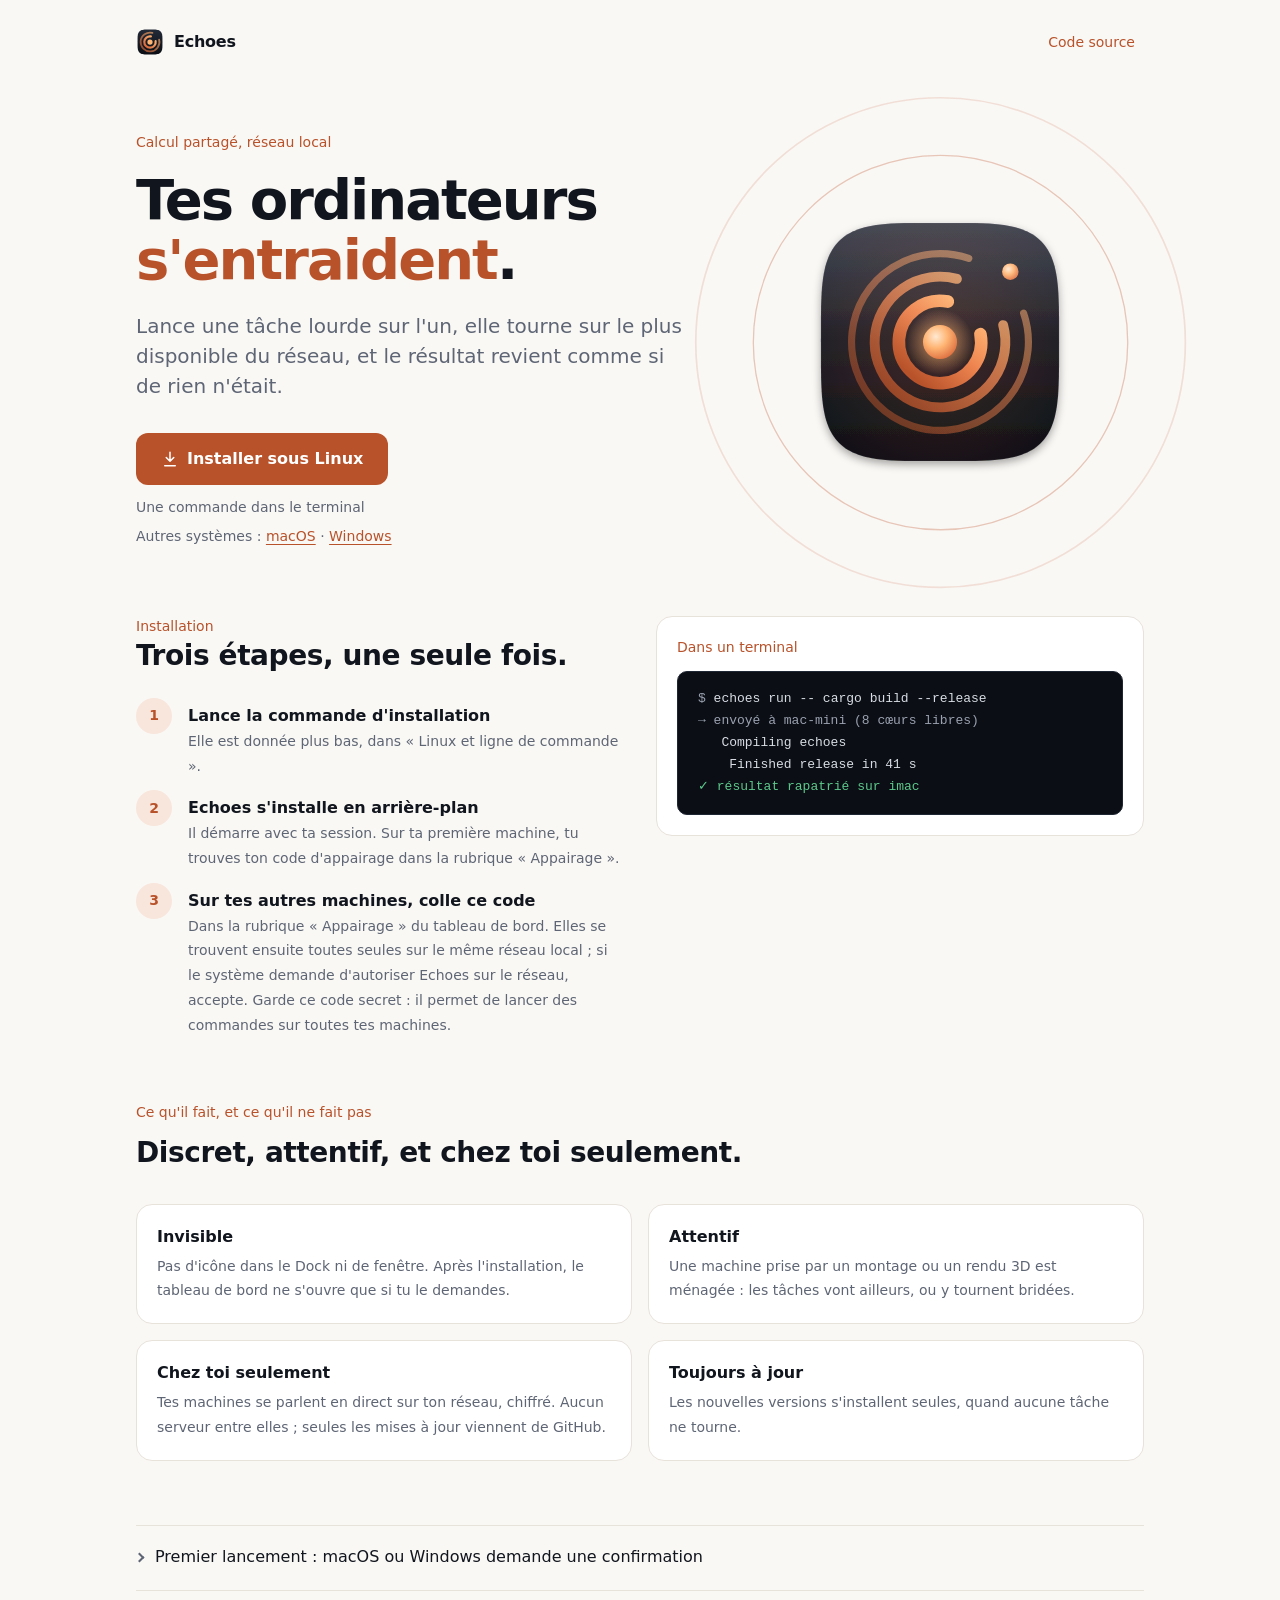
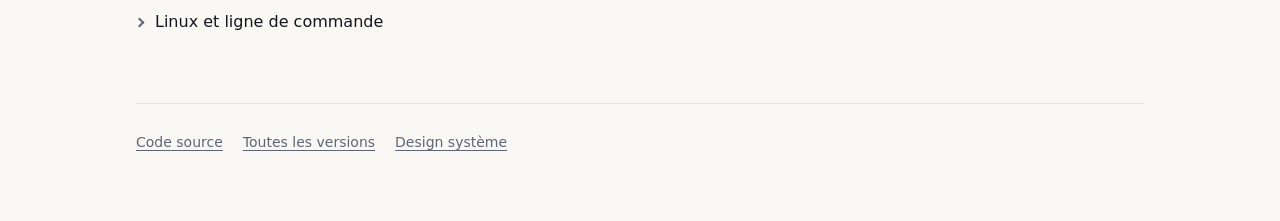
<file: docs/index.html>
<!doctype html>
<html lang="fr">
<head>
<meta charset="utf-8">
<meta name="viewport" content="width=device-width, initial-scale=1">
<title>Echoes</title>
<meta name="description" content="Tes ordinateurs s'entraident : une tâche lourde lancée sur l'un tourne sur le plus disponible.">
<link rel="icon" href="assets/favicon.svg" type="image/svg+xml">
<link rel="apple-touch-icon" href="assets/apple-touch-icon.png">
<meta name="theme-color" content="#FAF8F5" media="(prefers-color-scheme: light)">
<meta name="theme-color" content="#0B0E14" media="(prefers-color-scheme: dark)">
<meta property="og:image" content="assets/echoes-icone-512.png">
<link rel="stylesheet" href="assets/echoes.css">
<style>
/* Mise en page propre à cette page ; tout le reste vient du design système (assets/echoes.css). */
.top { max-width: 1040px; margin: 0 auto; padding: var(--space-5) var(--space-4); display: flex; justify-content: space-between; align-items: center; }
.top a.e-btn--quiet { font-size: var(--text-sm); font-weight: 500; }
main { max-width: 1040px; margin: 0 auto; padding: 0 var(--space-4) var(--space-16); }
.hero { display: grid; grid-template-columns: 1.15fr .85fr; gap: var(--space-12); align-items: center; padding: var(--space-12) 0 var(--space-16); }
.hero .e-eyebrow { margin-bottom: var(--space-4); }
.hero .e-lead { margin: var(--space-5) 0 var(--space-8); max-width: 32em; }
.icon-stage { aspect-ratio: 1; max-width: 380px; width: 100%; justify-self: center; }
.icon-stage img { width: 78%; height: auto; position: relative; z-index: 1; }
.meta { color: var(--text-muted); font-size: var(--text-sm); margin: var(--space-3) 0 0; }
.others { font-size: var(--text-sm); color: var(--text-muted); margin: var(--space-1) 0 0; }
.others span + span::before { content: " · "; }
.section { padding-top: var(--space-16); }
.section > .e-eyebrow { margin-bottom: var(--space-3); }
.section > .e-title { margin-bottom: var(--space-8); max-width: 22em; }
.split { display: grid; grid-template-columns: 1fr 1fr; gap: var(--space-8); align-items: start; }
.facts { display: grid; grid-template-columns: repeat(2, 1fr); gap: var(--space-4); }
.facts .e-card b { font-weight: 600; display: flex; align-items: center; gap: var(--space-2); margin-bottom: var(--space-1); }
.facts .e-card span { color: var(--text-muted); font-size: 15px; }
.more { margin-top: var(--space-16); }
footer { margin-top: var(--space-12); padding-top: var(--space-6); border-top: 1px solid var(--line); color: var(--text-muted); font-size: var(--text-sm); display: flex; gap: var(--space-5); flex-wrap: wrap; }
footer a { color: var(--text-muted); }
/* Page de téléchargement : terminal lisible, liens du pied de page assez hauts pour le doigt. */
.e-terminal .p, .e-terminal .c { color: var(--ink-300); }
.e-code, .e-step span, .facts .e-card span, .e-disclosure p, .e-disclosure li { font-size: var(--text-sm); }
.others a, footer a { display: inline-block; padding: var(--space-1); margin: 0 calc(var(--space-1) * -1); }
@media (max-width: 820px) {
  .hero { grid-template-columns: 1fr; gap: var(--space-8); padding-top: var(--space-6); }
  .icon-stage { max-width: 168px; order: -1; justify-self: start; }
  .split, .facts { grid-template-columns: 1fr; }
}
</style>
</head>
<body>
<nav class="top">
  <a class="e-brand" href="./"><img src="assets/favicon.svg" alt="">Echoes</a>
  <a class="e-btn e-btn--quiet" href="https://github.com/arthurreeb2-tech/Echoes">Code source</a>
</nav>
<main>
  <section class="hero">
    <div>
      <p class="e-eyebrow">Calcul partagé, réseau local</p>
      <h1 class="e-display">Tes ordinateurs <span class="e-accent-text">s'entraident</span>.</h1>
      <p class="e-lead">Lance une tâche lourde sur l'un, elle tourne sur le plus disponible du réseau, et le résultat revient comme si de rien n'était.</p>
      <a class="e-btn e-btn--primary e-btn--lg" id="cta" href="https://github.com/arthurreeb2-tech/Echoes/releases/latest">
        <svg viewBox="0 0 24 24" fill="none" stroke="currentColor" stroke-width="2" stroke-linecap="round" stroke-linejoin="round" aria-hidden="true"><path d="M12 3v12m0 0-5-5m5 5 5-5M5 21h14"/></svg>
        <span id="cta-label">Télécharger Echoes</span>
      </a>
      <p class="meta" id="meta">macOS 11 ou plus récent (Intel et Apple Silicon) · Windows 10 ou 11</p>
      <p class="others" id="others">
        Autres systèmes :
        <span data-os="mac"><a href="https://github.com/arthurreeb2-tech/Echoes/releases/latest/download/Echoes-macOS.dmg">macOS</a></span>
        <span data-os="win"><a href="https://github.com/arthurreeb2-tech/Echoes/releases/latest/download/Echoes-Setup-Windows.exe">Windows</a></span>
        <span data-os="linux"><a href="#linux">Linux</a></span>
      </p>
    </div>
    <div class="icon-stage e-ripple"><img src="assets/echoes-icone.svg" alt="Icône Echoes : un point d'où partent des ondes cuivrées vers une autre machine" width="380" height="380"></div>
  </section>

  <section class="split">
    <div>
      <p class="e-eyebrow">Installation</p>
      <h2 class="e-title" style="margin-bottom: var(--space-6)">Trois étapes, une seule fois.</h2>
      <ol class="e-steps">
        <li class="e-step"><div><b id="step1">Ouvre le fichier téléchargé</b><span id="step1-s">Sur Mac, glisse Echoes dans le dossier Applications, puis lance-le.</span></div></li>
        <li class="e-step"><div><b id="step2">Le tableau de bord s'ouvre une première fois</b><span id="step2-s">Echoes s'installe en arrière-plan et démarre avec ta session. Sur ta première machine, tu trouves ton code d'appairage dans la rubrique « Appairage ».</span></div></li>
        <li class="e-step"><div><b>Sur tes autres machines, colle ce code</b><span>Dans la rubrique « Appairage » du tableau de bord. Elles se trouvent ensuite toutes seules sur le même réseau local ; si le système demande d'autoriser Echoes sur le réseau, accepte. Garde ce code secret : il permet de lancer des commandes sur toutes tes machines.</span></div></li>
      </ol>
    </div>
    <div class="e-card e-card--glow">
      <p class="e-eyebrow" style="margin-bottom: var(--space-3)">Dans un terminal</p>
      <pre class="e-terminal" style="margin:0"><span class="p">$ </span>echoes run -- cargo build --release
<span class="c">→ envoyé à mac-mini (8 cœurs libres)</span>
   Compiling echoes
    Finished release in 41 s
<span class="ok">✓ résultat rapatrié sur imac</span></pre>
    </div>
  </section>

  <section class="section">
    <p class="e-eyebrow">Ce qu'il fait, et ce qu'il ne fait pas</p>
    <h2 class="e-title">Discret, attentif, et chez toi seulement.</h2>
    <div class="facts">
      <div class="e-card"><b>Invisible</b><span>Pas d'icône dans le Dock ni de fenêtre. Après l'installation, le tableau de bord ne s'ouvre que si tu le demandes.</span></div>
      <div class="e-card"><b>Attentif</b><span>Une machine prise par un montage ou un rendu 3D est ménagée : les tâches vont ailleurs, ou y tournent bridées.</span></div>
      <div class="e-card"><b>Chez toi seulement</b><span>Tes machines se parlent en direct sur ton réseau, chiffré. Aucun serveur entre elles ; seules les mises à jour viennent de GitHub.</span></div>
      <div class="e-card"><b>Toujours à jour</b><span>Les nouvelles versions s'installent seules, quand aucune tâche ne tourne.</span></div>
    </div>
  </section>

  <div class="more">
    <details class="e-disclosure">
      <summary>Premier lancement : macOS ou Windows demande une confirmation</summary>
      <p>Echoes n'est pas encore signé par Apple ni par Microsoft, alors le système demande une confirmation la première fois :</p>
      <ul>
        <li><b>macOS</b> : si Echoes refuse de s'ouvrir, va dans Réglages Système &gt; Confidentialité et sécurité, puis « Ouvrir quand même ». Si macOS le dit « endommagé », ouvre le Terminal et lance <code class="e-code">xattr -dr com.apple.quarantine /Applications/Echoes.app</code>.</li>
        <li><b>Windows</b> : sur « Windows a protégé votre ordinateur », clique « Informations complémentaires », puis « Exécuter quand même ».</li>
      </ul>
    </details>
    <details class="e-disclosure" id="linux">
      <summary>Linux et ligne de commande</summary>
      <p>Dans un terminal :</p>
      <p><code class="e-code">curl -fsSL https://raw.githubusercontent.com/arthurreeb2-tech/Echoes/main/install.sh | sh</code></p>
      <p>Sur les machines suivantes, ajoute le code : <code class="e-code">… | sh -s -- &lt;code&gt;</code></p>
    </details>
  </div>

  <footer><a href="https://github.com/arthurreeb2-tech/Echoes">Code source</a><a href="https://github.com/arthurreeb2-tech/Echoes/releases">Toutes les versions</a><a href="design-system.html">Design système</a></footer>
</main>
<script>
// Un seul bouton : celui du système de la personne qui visite.
const base = "https://github.com/arthurreeb2-tech/Echoes/releases/latest/download/";
const ua = navigator.userAgent, plat = (navigator.userAgentData && navigator.userAgentData.platform) || navigator.platform || "";
// Un iPad récent se présente comme un Mac : on le reconnaît à son écran tactile.
const mobile = /iPhone|iPad|Android/i.test(ua) || (/Mac/i.test(plat) && navigator.maxTouchPoints > 1);
let os = null;
if (/Mac/i.test(plat) || /Macintosh/i.test(ua)) os = "mac";
else if (/Win/i.test(plat) || /Windows/i.test(ua)) os = "win";
else if (/Linux/i.test(plat)) os = "linux";
if (os) { const own = document.querySelector(`.others [data-os="${os}"]`); if (own) own.remove(); }
const cta = document.getElementById("cta"), label = document.getElementById("cta-label");
if (mobile) {
  label.textContent = "Ouvre cette page sur un ordinateur";
  cta.removeAttribute("href"); cta.setAttribute("aria-disabled", "true"); cta.style.opacity = ".6";
} else if (os === "mac") {
  cta.href = base + "Echoes-macOS.dmg"; label.textContent = "Télécharger pour macOS";
  document.getElementById("meta").textContent = "macOS 11 ou plus récent · Intel et Apple Silicon";
} else if (os === "win") {
  cta.href = base + "Echoes-Setup-Windows.exe"; label.textContent = "Télécharger pour Windows";
  document.getElementById("meta").textContent = "Windows 10 ou 11 · 64 bits";
  document.getElementById("step1").textContent = "Lance le fichier téléchargé";
  document.getElementById("step1-s").textContent = "Un double-clic suffit : pas d'assistant à suivre.";
} else if (os === "linux") {
  cta.href = "#linux"; label.textContent = "Installer sous Linux";
  document.getElementById("meta").textContent = "Une commande dans le terminal";
  document.getElementById("step1").textContent = "Lance la commande d'installation";
  document.getElementById("step1-s").textContent = "Elle est donnée plus bas, dans « Linux et ligne de commande ».";
  document.getElementById("step2").textContent = "Echoes s'installe en arrière-plan";
  const s2 = document.getElementById("step2-s"); s2.textContent = s2.textContent.replace("Echoes s'installe en arrière-plan et démarre", "Il démarre");
}
// Un lien vers « #linux » déplie la rubrique.
function openTarget() { const t = document.getElementById(location.hash.slice(1)); if (t && t.tagName === "DETAILS") t.open = true; }
addEventListener("hashchange", openTarget); openTarget();
</script>
</body>
</html>
</file>
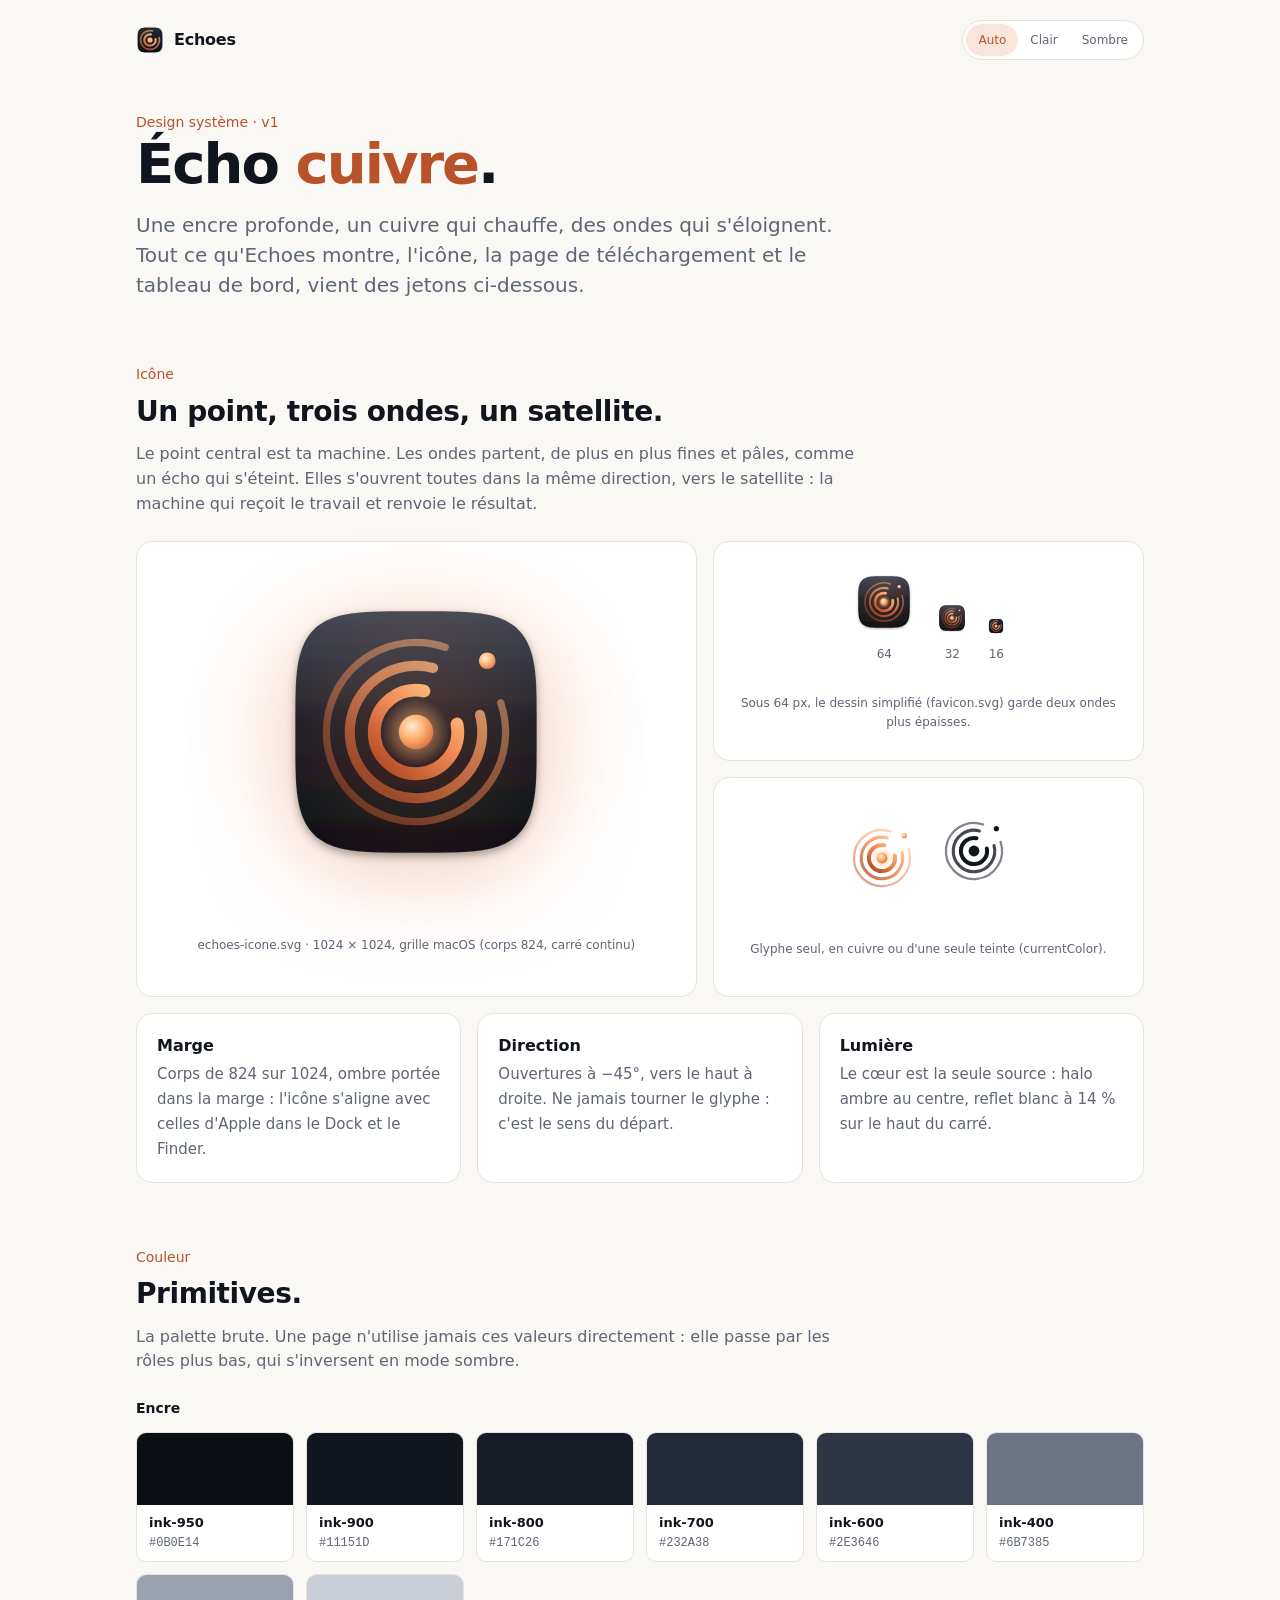
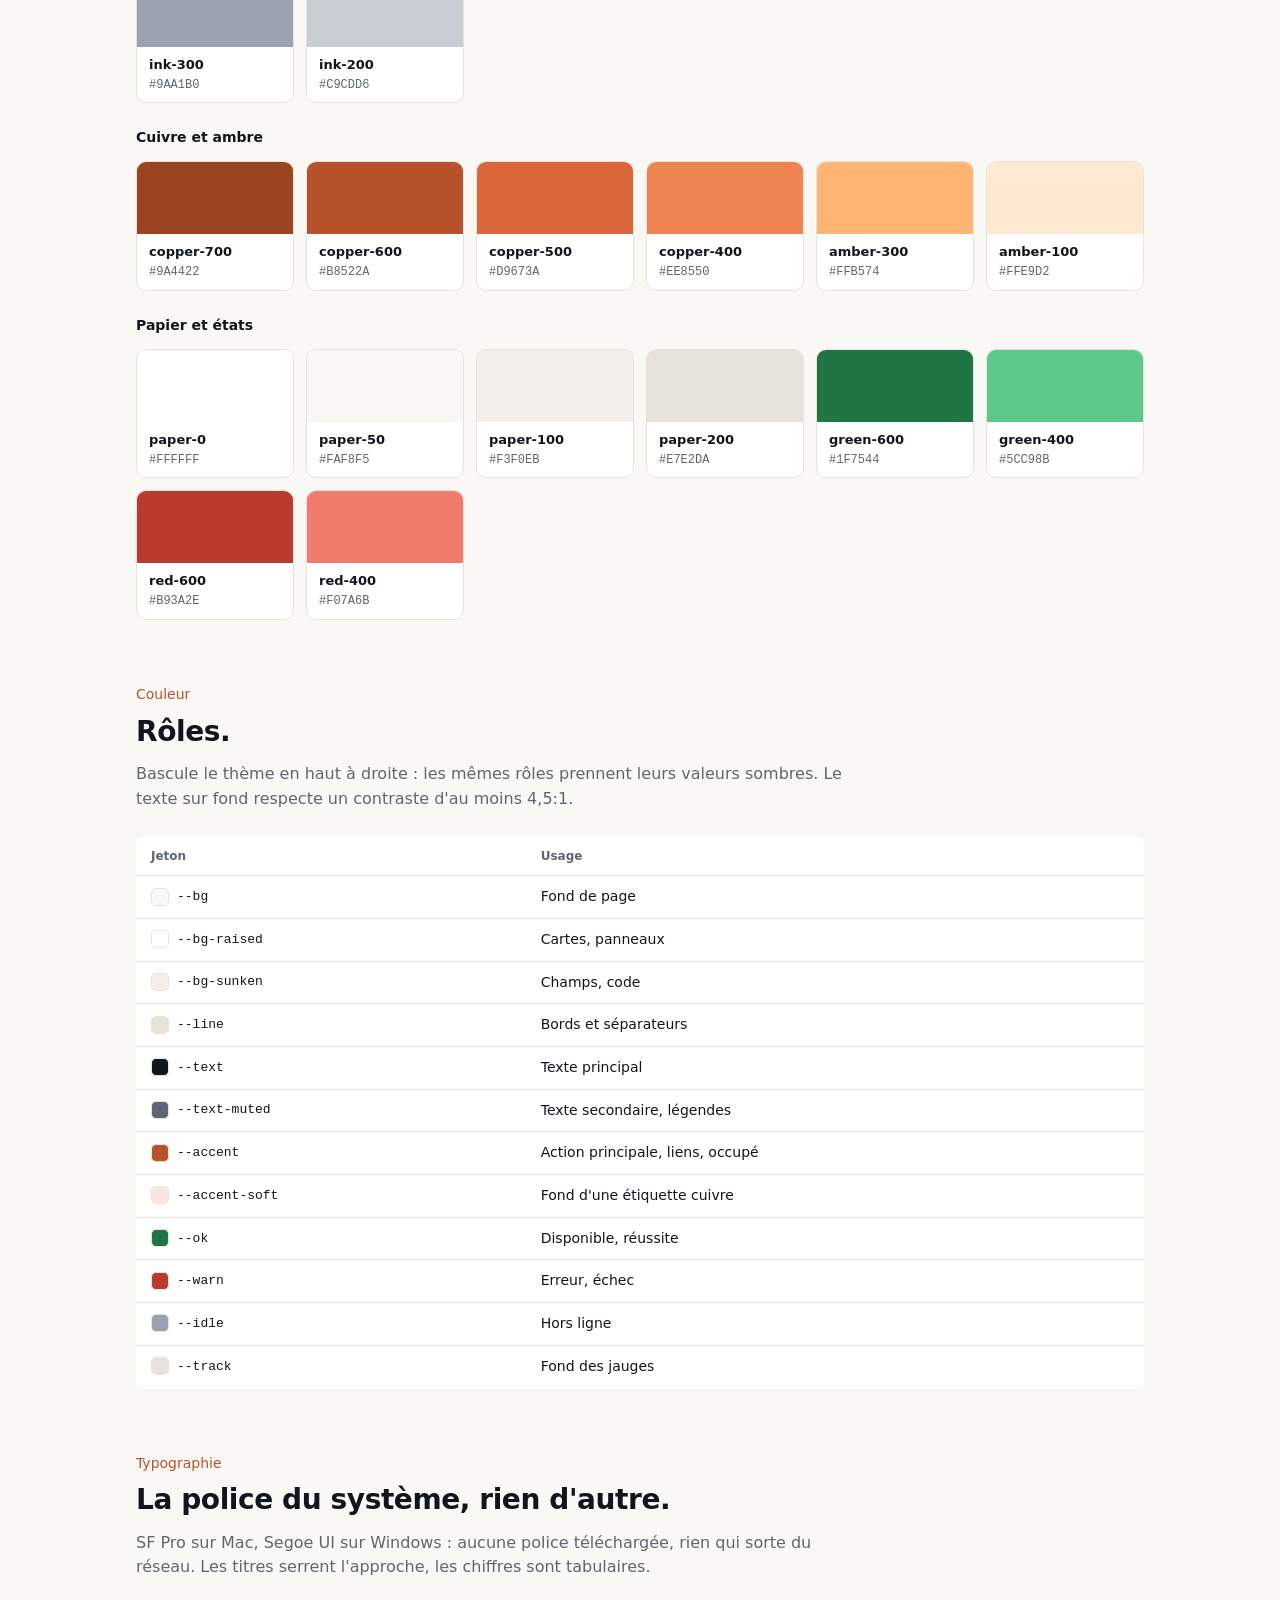
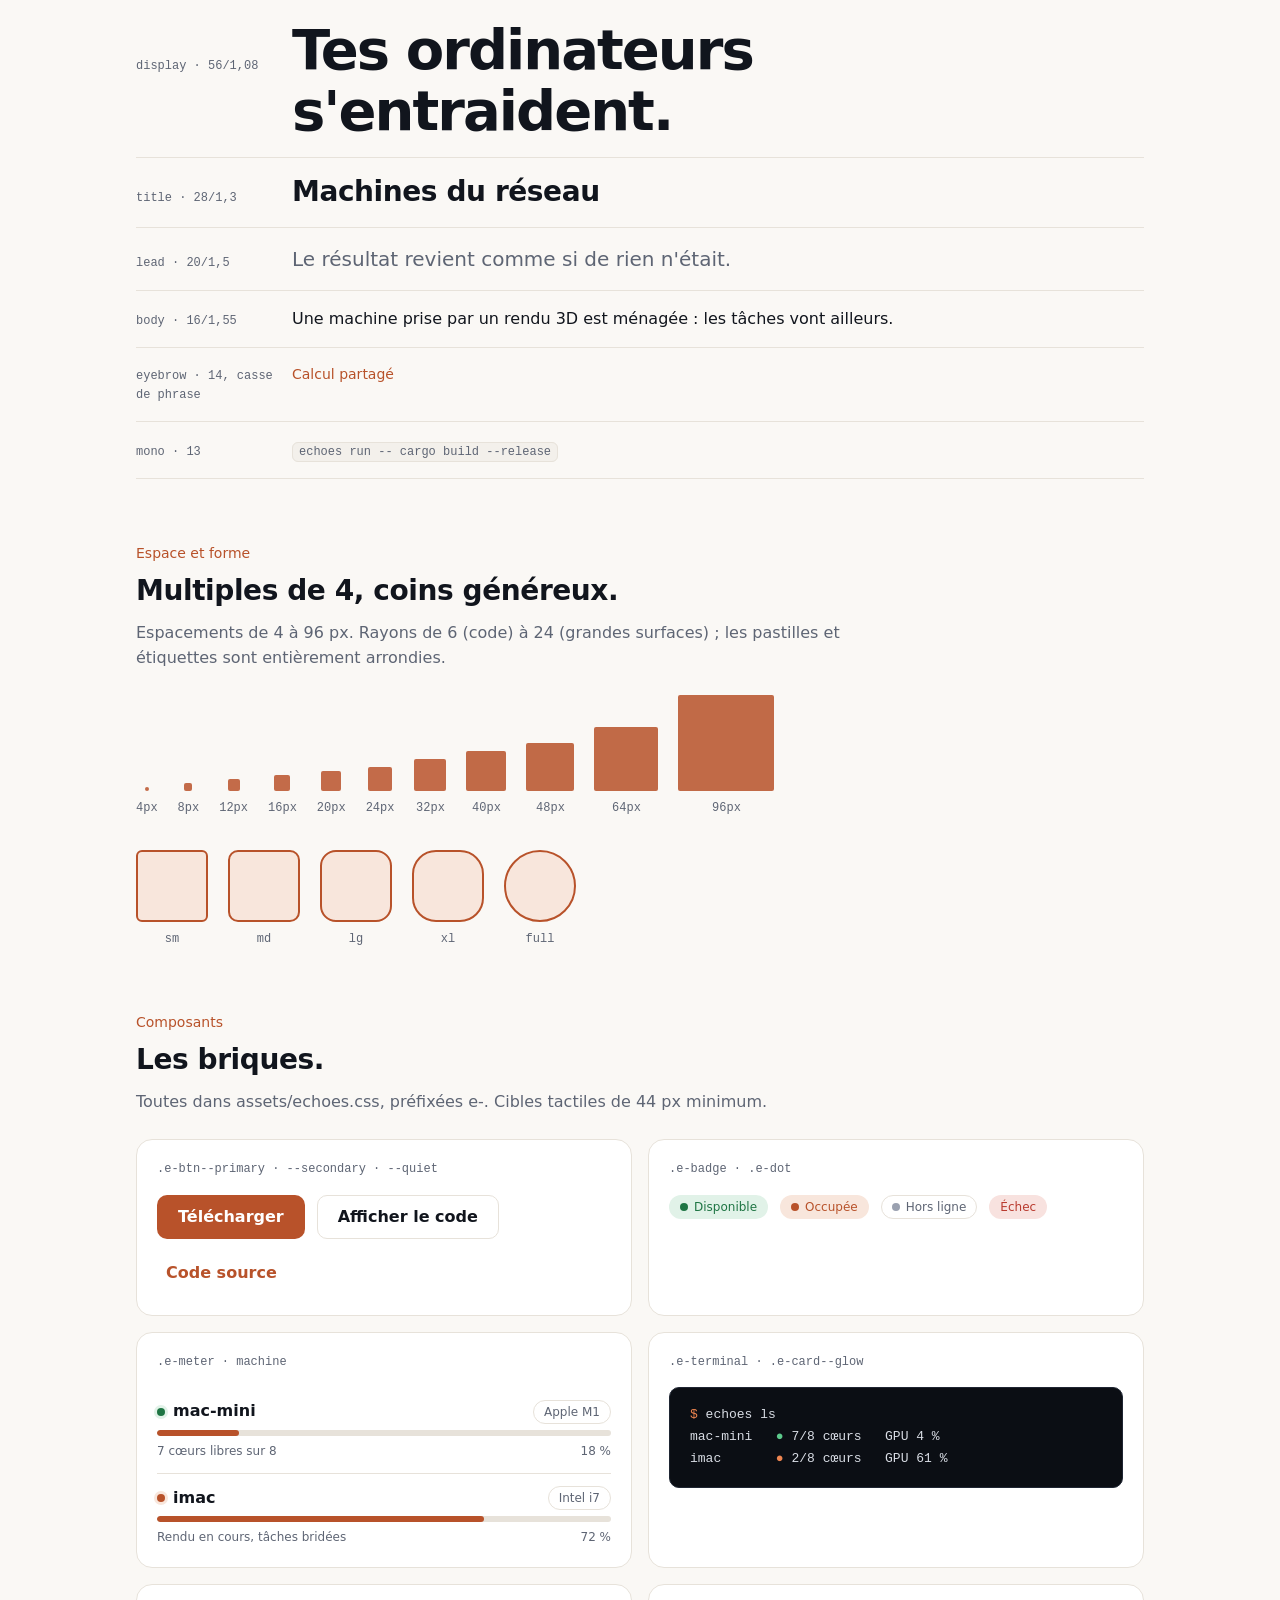
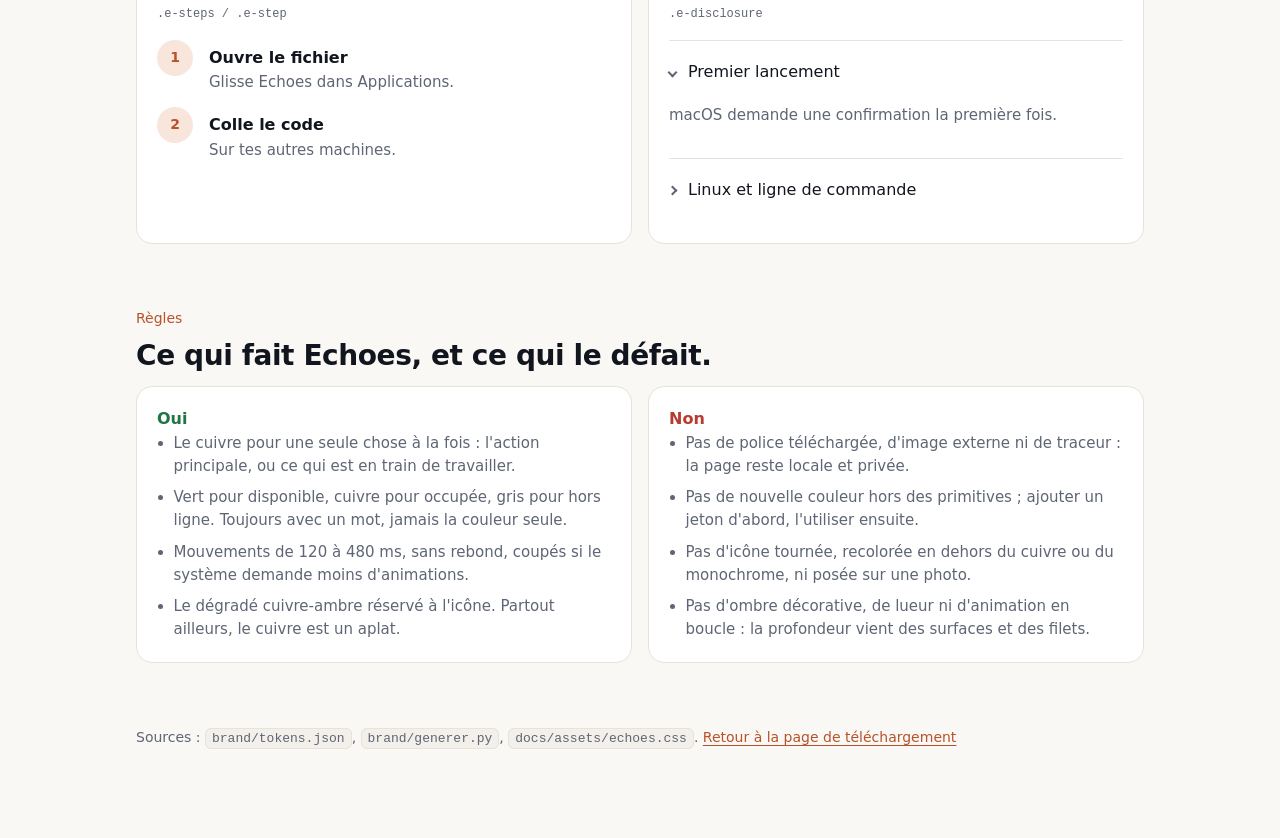
<file: docs/design-system.html>
<!doctype html>
<html lang="fr">
<head>
<meta charset="utf-8">
<meta name="viewport" content="width=device-width, initial-scale=1">
<title>Echoes, design système</title>
<meta name="description" content="Jetons, couleurs, typographie, icône et composants d'Echoes.">
<link rel="icon" href="assets/favicon.svg" type="image/svg+xml">
<link rel="stylesheet" href="assets/echoes.css">
<style>
.top { max-width: 1040px; margin: 0 auto; padding: var(--space-5) var(--space-4); display: flex; justify-content: space-between; align-items: center; gap: var(--space-4); }
.theme { display: inline-flex; border: 1px solid var(--line); border-radius: var(--radius-full); padding: 3px; background: var(--bg-raised); }
.theme button { border: 0; background: none; color: var(--text-muted); font: 500 var(--text-xs)/1 var(--font-sans); padding: 8px 12px; border-radius: var(--radius-full); cursor: pointer; min-height: 32px; }
.theme button[aria-pressed="true"] { background: var(--accent-soft); color: var(--accent); }
main { max-width: 1040px; margin: 0 auto; padding: var(--space-8) var(--space-4) var(--space-24); }
section { padding-top: var(--space-16); }
section > .e-eyebrow { margin-bottom: var(--space-2); }
section > .e-title { margin-bottom: var(--space-3); }
section > p.e-muted { margin: 0 0 var(--space-6); max-width: 46em; }
.intro .e-lead { margin-top: var(--space-4); max-width: 36em; }

.icons { display: grid; grid-template-columns: 1.3fr 1fr; gap: var(--space-4); }
.icons .e-card { display: grid; place-items: center; gap: var(--space-3); text-align: center; min-height: 220px; }
.icons .big { background: var(--glow), var(--bg-raised); grid-row: span 2; }
.icons .big img { width: min(300px, 70%); filter: drop-shadow(0 24px 48px rgba(217, 103, 58, .25)); }
.icons .row { display: flex; align-items: end; gap: var(--space-5); justify-content: center; flex-wrap: wrap; }
.icons small { color: var(--text-muted); font-size: var(--text-xs); }
.icons .mono { color: var(--text); }
.anatomy { display: grid; grid-template-columns: repeat(3, 1fr); gap: var(--space-4); margin-top: var(--space-4); }
.anatomy .e-card b { display: block; margin-bottom: var(--space-1); }
.anatomy .e-card span { color: var(--text-muted); font-size: 15px; }

.swatches { display: grid; grid-template-columns: repeat(auto-fill, minmax(150px, 1fr)); gap: var(--space-3); }
.sw { border: 1px solid var(--line); border-radius: var(--radius-md); overflow: hidden; background: var(--bg-raised); }
.sw i { display: block; height: 72px; }
.sw div { padding: var(--space-2) var(--space-3); font-size: var(--text-xs); }
.sw b { display: block; font-size: 13px; }
.sw code { font-family: var(--font-mono); color: var(--text-muted); }
.group { margin: var(--space-6) 0 var(--space-3); font-size: var(--text-sm); font-weight: 600; }

.roles { width: 100%; border-collapse: collapse; font-size: var(--text-sm); background: var(--bg-raised); border: 1px solid var(--line); border-radius: var(--radius-md); overflow: hidden; }
.roles th, .roles td { text-align: left; padding: 10px 14px; border-bottom: 1px solid var(--line); vertical-align: middle; }
.roles th { font-size: var(--text-xs); color: var(--text-muted); font-weight: 600; }
.roles tr:last-child td { border-bottom: 0; }
.roles td:first-child { font-family: var(--font-mono); font-size: 13px; white-space: nowrap; }
.chip { display: inline-block; width: 18px; height: 18px; border-radius: 5px; vertical-align: middle; border: 1px solid var(--line); margin-right: 8px; }

.type .line { display: grid; grid-template-columns: 140px 1fr; gap: var(--space-4); align-items: baseline; padding: var(--space-4) 0; border-bottom: 1px solid var(--line); }
.type .line code { font-family: var(--font-mono); font-size: var(--text-xs); color: var(--text-muted); }

.scale { display: flex; flex-wrap: wrap; gap: var(--space-5); align-items: end; }
.scale div { text-align: center; font-size: var(--text-xs); color: var(--text-muted); font-family: var(--font-mono); }
.scale i { display: block; background: var(--accent); border-radius: 2px; margin: 0 auto var(--space-2); opacity: .85; }
.radii { display: flex; flex-wrap: wrap; gap: var(--space-5); margin-top: var(--space-8); }
.radii div { text-align: center; font-size: var(--text-xs); color: var(--text-muted); font-family: var(--font-mono); }
.radii i { display: block; width: 72px; height: 72px; border: 2px solid var(--accent); background: var(--accent-soft); margin-bottom: var(--space-2); }

.demo { display: grid; grid-template-columns: repeat(2, 1fr); gap: var(--space-4); }
.demo .e-card > small { display: block; color: var(--text-muted); font-size: var(--text-xs); font-family: var(--font-mono); margin-bottom: var(--space-4); }
.demo .stack { display: flex; flex-wrap: wrap; gap: var(--space-3); align-items: center; }
.machine { display: grid; gap: 6px; padding: var(--space-3) 0; border-bottom: 1px solid var(--line); }
.machine:last-child { border-bottom: 0; padding-bottom: 0; }
.machine .t { display: flex; align-items: center; gap: var(--space-2); font-weight: 600; }
.machine .t .e-badge { margin-left: auto; }
.machine .m { display: flex; justify-content: space-between; font-size: var(--text-xs); color: var(--text-muted); font-variant-numeric: tabular-nums; }

.rules { display: grid; grid-template-columns: 1fr 1fr; gap: var(--space-4); }
.rules ul { margin: 0; padding-left: 1.1em; color: var(--text-muted); font-size: 15px; }
.rules li + li { margin-top: var(--space-2); }
.rules .yes b { color: var(--ok); }
.rules .no b { color: var(--warn); }
footer { margin-top: var(--space-16); color: var(--text-muted); font-size: var(--text-sm); }

@media (max-width: 760px) {
  .icons, .demo, .rules, .anatomy { grid-template-columns: 1fr; }
  .icons .big { grid-row: auto; }
  .type .line { grid-template-columns: 1fr; gap: var(--space-1); }
}
</style>
</head>
<body>
<nav class="top">
  <a class="e-brand" href="./"><img src="assets/favicon.svg" alt="">Echoes</a>
  <div class="theme" role="group" aria-label="Thème">
    <button data-t="auto" aria-pressed="true">Auto</button><button data-t="light" aria-pressed="false">Clair</button><button data-t="dark" aria-pressed="false">Sombre</button>
  </div>
</nav>
<main>
  <header class="intro">
    <p class="e-eyebrow">Design système · v1</p>
    <h1 class="e-display">Écho <span class="e-accent-text">cuivre</span>.</h1>
    <p class="e-lead">Une encre profonde, un cuivre qui chauffe, des ondes qui s'éloignent. Tout ce qu'Echoes montre, l'icône, la page de téléchargement et le tableau de bord, vient des jetons ci-dessous.</p>
  </header>

  <section>
    <p class="e-eyebrow">Icône</p>
    <h2 class="e-title">Un point, trois ondes, un satellite.</h2>
    <p class="e-muted">Le point central est ta machine. Les ondes partent, de plus en plus fines et pâles, comme un écho qui s'éteint. Elles s'ouvrent toutes dans la même direction, vers le satellite : la machine qui reçoit le travail et renvoie le résultat.</p>
    <div class="icons">
      <div class="e-card big"><img src="assets/echoes-icone.svg" alt="Icône d'app Echoes"><small>echoes-icone.svg · 1024 × 1024, grille macOS (corps 824, carré continu)</small></div>
      <div class="e-card">
        <div class="row">
          <div><img src="assets/echoes-icone.svg" width="64" height="64" alt=""><br><small>64</small></div>
          <div><img src="assets/echoes-icone.svg" width="32" height="32" alt=""><br><small>32</small></div>
          <div><img src="assets/favicon.svg" width="16" height="16" alt=""><br><small>16</small></div>
        </div>
        <small>Sous 64 px, le dessin simplifié (favicon.svg) garde deux ondes plus épaisses.</small>
      </div>
      <div class="e-card">
        <div class="row">
          <img src="assets/echoes-glyphe.svg" width="72" height="72" alt="">
          <span class="mono" aria-hidden="true"></span>
        </div>
        <small>Glyphe seul, en cuivre ou d'une seule teinte (currentColor).</small>
      </div>
    </div>
    <div class="anatomy">
      <div class="e-card"><b>Marge</b><span>Corps de 824 sur 1024, ombre portée dans la marge : l'icône s'aligne avec celles d'Apple dans le Dock et le Finder.</span></div>
      <div class="e-card"><b>Direction</b><span>Ouvertures à −45°, vers le haut à droite. Ne jamais tourner le glyphe : c'est le sens du départ.</span></div>
      <div class="e-card"><b>Lumière</b><span>Le cœur est la seule source : halo ambre au centre, reflet blanc à 14 % sur le haut du carré.</span></div>
    </div>
  </section>

  <section>
    <p class="e-eyebrow">Couleur</p>
    <h2 class="e-title">Primitives.</h2>
    <p class="e-muted">La palette brute. Une page n'utilise jamais ces valeurs directement : elle passe par les rôles plus bas, qui s'inversent en mode sombre.</p>
    <div class="group">Encre</div>
    <div class="swatches" id="sw-ink"></div>
    <div class="group">Cuivre et ambre</div>
    <div class="swatches" id="sw-copper"></div>
    <div class="group">Papier et états</div>
    <div class="swatches" id="sw-other"></div>
  </section>

  <section>
    <p class="e-eyebrow">Couleur</p>
    <h2 class="e-title">Rôles.</h2>
    <p class="e-muted">Bascule le thème en haut à droite : les mêmes rôles prennent leurs valeurs sombres. Le texte sur fond respecte un contraste d'au moins 4,5:1.</p>
    <table class="roles"><thead><tr><th>Jeton</th><th>Usage</th></tr></thead><tbody id="roles"></tbody></table>
  </section>

  <section class="type">
    <p class="e-eyebrow">Typographie</p>
    <h2 class="e-title">La police du système, rien d'autre.</h2>
    <p class="e-muted">SF Pro sur Mac, Segoe UI sur Windows : aucune police téléchargée, rien qui sorte du réseau. Les titres serrent l'approche, les chiffres sont tabulaires.</p>
    <div class="line"><code>display · 56/1,08</code><div class="e-display">Tes ordinateurs s'entraident.</div></div>
    <div class="line"><code>title · 28/1,3</code><div class="e-title">Machines du réseau</div></div>
    <div class="line"><code>lead · 20/1,5</code><div class="e-lead">Le résultat revient comme si de rien n'était.</div></div>
    <div class="line"><code>body · 16/1,55</code><div>Une machine prise par un rendu 3D est ménagée : les tâches vont ailleurs.</div></div>
    <div class="line"><code>eyebrow · 14, casse de phrase</code><div class="e-eyebrow">Calcul partagé</div></div>
    <div class="line"><code>mono · 13</code><div><code class="e-code">echoes run -- cargo build --release</code></div></div>
  </section>

  <section>
    <p class="e-eyebrow">Espace et forme</p>
    <h2 class="e-title">Multiples de 4, coins généreux.</h2>
    <p class="e-muted">Espacements de 4 à 96 px. Rayons de 6 (code) à 24 (grandes surfaces) ; les pastilles et étiquettes sont entièrement arrondies.</p>
    <div class="scale" id="scale"></div>
    <div class="radii" id="radii"></div>
  </section>

  <section>
    <p class="e-eyebrow">Composants</p>
    <h2 class="e-title">Les briques.</h2>
    <p class="e-muted">Toutes dans assets/echoes.css, préfixées e-. Cibles tactiles de 44 px minimum.</p>
    <div class="demo">
      <div class="e-card">
        <small>.e-btn--primary · --secondary · --quiet</small>
        <div class="stack">
          <a class="e-btn e-btn--primary" href="#">Télécharger</a>
          <a class="e-btn e-btn--secondary" href="#">Afficher le code</a>
          <a class="e-btn e-btn--quiet" href="#">Code source</a>
        </div>
      </div>
      <div class="e-card">
        <small>.e-badge · .e-dot</small>
        <div class="stack">
          <span class="e-badge e-badge--ok"><i class="e-dot"></i>Disponible</span>
          <span class="e-badge e-badge--accent"><i class="e-dot e-dot--busy"></i>Occupée</span>
          <span class="e-badge"><i class="e-dot e-dot--off"></i>Hors ligne</span>
          <span class="e-badge e-badge--warn">Échec</span>
        </div>
      </div>
      <div class="e-card">
        <small>.e-meter · machine</small>
        <div class="machine"><div class="t"><i class="e-dot"></i>mac-mini<span class="e-badge">Apple M1</span></div><div class="e-meter"><i style="width:18%"></i></div><div class="m"><span>7 cœurs libres sur 8</span><span>18 %</span></div></div>
        <div class="machine"><div class="t"><i class="e-dot e-dot--busy"></i>imac<span class="e-badge">Intel i7</span></div><div class="e-meter"><i style="width:72%"></i></div><div class="m"><span>Rendu en cours, tâches bridées</span><span>72 %</span></div></div>
      </div>
      <div class="e-card e-card--glow">
        <small>.e-terminal · .e-card--glow</small>
        <pre class="e-terminal" style="margin:0"><span class="p">$ </span>echoes ls
mac-mini   <span class="ok">●</span> 7/8 cœurs   GPU 4 %
imac       <span class="p">●</span> 2/8 cœurs   GPU 61 %</pre>
      </div>
      <div class="e-card">
        <small>.e-steps / .e-step</small>
        <ol class="e-steps">
          <li class="e-step"><div><b>Ouvre le fichier</b><span>Glisse Echoes dans Applications.</span></div></li>
          <li class="e-step"><div><b>Colle le code</b><span>Sur tes autres machines.</span></div></li>
        </ol>
      </div>
      <div class="e-card">
        <small>.e-disclosure</small>
        <details class="e-disclosure" open><summary>Premier lancement</summary><p>macOS demande une confirmation la première fois.</p></details>
        <details class="e-disclosure"><summary>Linux et ligne de commande</summary><p>Une commande dans le terminal.</p></details>
      </div>
    </div>
  </section>

  <section>
    <p class="e-eyebrow">Règles</p>
    <h2 class="e-title">Ce qui fait Echoes, et ce qui le défait.</h2>
    <div class="rules">
      <div class="e-card yes"><b>Oui</b><ul>
        <li>Le cuivre pour une seule chose à la fois : l'action principale, ou ce qui est en train de travailler.</li>
        <li>Vert pour disponible, cuivre pour occupée, gris pour hors ligne. Toujours avec un mot, jamais la couleur seule.</li>
        <li>Mouvements de 120 à 480 ms, sans rebond, coupés si le système demande moins d'animations.</li>
        <li>Le dégradé cuivre-ambre réservé à l'icône. Partout ailleurs, le cuivre est un aplat.</li>
      </ul></div>
      <div class="e-card no"><b>Non</b><ul>
        <li>Pas de police téléchargée, d'image externe ni de traceur : la page reste locale et privée.</li>
        <li>Pas de nouvelle couleur hors des primitives ; ajouter un jeton d'abord, l'utiliser ensuite.</li>
        <li>Pas d'icône tournée, recolorée en dehors du cuivre ou du monochrome, ni posée sur une photo.</li>
        <li>Pas d'ombre décorative, de lueur ni d'animation en boucle : la profondeur vient des surfaces et des filets.</li>
      </ul></div>
    </div>
  </section>

  <footer>Sources : <code class="e-code">brand/tokens.json</code>, <code class="e-code">brand/generer.py</code>, <code class="e-code">docs/assets/echoes.css</code>. <a href="./">Retour à la page de téléchargement</a></footer>
</main>
<script>
const css = getComputedStyle(document.documentElement);
const v = n => css.getPropertyValue(n).trim();
function swatches(id, names) {
  document.getElementById(id).innerHTML = names.map(n =>
    `<div class="sw"><i style="background:var(--${n})"></i><div><b>${n}</b><code>${v("--" + n)}</code></div></div>`).join("");
}
swatches("sw-ink", ["ink-950", "ink-900", "ink-800", "ink-700", "ink-600", "ink-400", "ink-300", "ink-200"]);
swatches("sw-copper", ["copper-700", "copper-600", "copper-500", "copper-400", "amber-300", "amber-100"]);
swatches("sw-other", ["paper-0", "paper-50", "paper-100", "paper-200", "green-600", "green-400", "red-600", "red-400"]);
const roles = [
  ["bg", "Fond de page"], ["bg-raised", "Cartes, panneaux"], ["bg-sunken", "Champs, code"], ["line", "Bords et séparateurs"],
  ["text", "Texte principal"], ["text-muted", "Texte secondaire, légendes"], ["accent", "Action principale, liens, occupé"],
  ["accent-soft", "Fond d'une étiquette cuivre"], ["ok", "Disponible, réussite"], ["warn", "Erreur, échec"], ["idle", "Hors ligne"], ["track", "Fond des jauges"],
];
document.getElementById("roles").innerHTML = roles.map(([n, u]) => `<tr><td><span class="chip" style="background:var(--${n})"></span>--${n}</td><td>${u}</td></tr>`).join("");
document.getElementById("scale").innerHTML = [1, 2, 3, 4, 5, 6, 8, 10, 12, 16, 24].map(n =>
  `<div><i style="width:var(--space-${n});height:var(--space-${n})"></i>${v("--space-" + n)}</div>`).join("");
document.getElementById("radii").innerHTML = ["sm", "md", "lg", "xl", "full"].map(n =>
  `<div><i style="border-radius:var(--radius-${n})"></i>${n}</div>`).join("");
// Le glyphe monochrome est un fichier externe : on l'insère en ligne pour qu'il prenne la couleur du texte.
fetch("assets/echoes-glyphe-mono.svg").then(r => r.text()).then(t => {
  document.querySelector(".mono").innerHTML = t.replace(/width="\d+" height="\d+"/, 'width="72" height="72"');
}).catch(() => {});
// Thème : auto (système), clair ou sombre, retenu pour la prochaine visite.
const btns = document.querySelectorAll(".theme button");
function setTheme(t) {
  if (t === "auto") document.documentElement.removeAttribute("data-theme"); else document.documentElement.dataset.theme = t;
  btns.forEach(b => b.setAttribute("aria-pressed", String(b.dataset.t === t)));
  try { localStorage.setItem("echoes-theme", t); } catch (e) {}
}
btns.forEach(b => b.addEventListener("click", () => setTheme(b.dataset.t)));
try { const t = localStorage.getItem("echoes-theme"); if (t) setTheme(t); } catch (e) {}
</script>
</body>
</html>
</file>
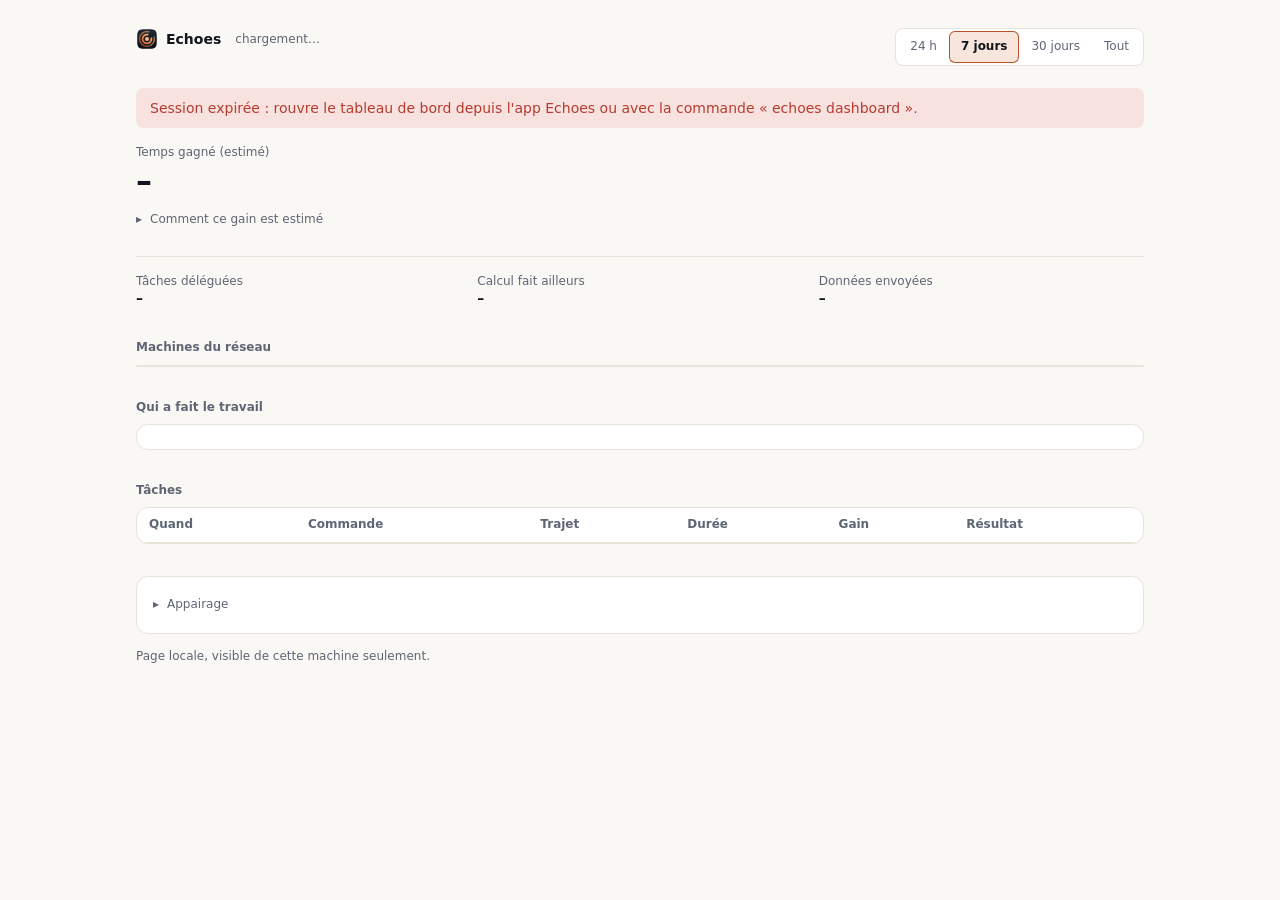
<file: src/dashboard.html>
<!doctype html>
<html lang="fr">
<head>
<meta charset="utf-8">
<meta name="viewport" content="width=device-width, initial-scale=1">
<meta name="referrer" content="no-referrer">
<title>Echoes</title>
<style>
:root {
  /* Rôles du design système Echoes (docs/assets/echoes.css), recopiés ici : la page est servie
     sans fichier externe. Garder les deux en phase. */
  --bg: #FAF8F5; --panel: #FFFFFF; --ink: #11151D; --muted: #5E6574; --line: #E7E2DA;
  --accent: #B8522A; --accent-soft: #F8E6DC; --warn: #B93A2E; --warn-soft: #F8E2DF;
  --ok: #1F7544; --bar: #E7E2DA; --local: #9AA1B0;
  --mono: ui-monospace, "SF Mono", "Cascadia Code", Menlo, Consolas, monospace;
}
@media (prefers-color-scheme: dark) {
  :root {
    --bg: #0B0E14; --panel: #171C26; --ink: #EEF0F4; --muted: #9AA1B0; --line: #262D3B;
    --accent: #EE8550; --accent-soft: #3A2419; --warn: #F07A6B; --warn-soft: #3A1E1B;
    --ok: #5CC98B; --bar: #2E3646; --local: #6B7385;
  }
}
* { box-sizing: border-box; }
:focus-visible { outline: 3px solid var(--accent); outline-offset: 2px; border-radius: 6px; }
[hidden] { display: none !important; }
body {
  margin: 0; background: var(--bg); color: var(--ink);
  font: 14px/1.45 -apple-system, BlinkMacSystemFont, "SF Pro Text", "Segoe UI Variable", "Segoe UI", system-ui, sans-serif;
  -webkit-font-smoothing: antialiased;
}
main { max-width: 1040px; margin: 0 auto; padding: 28px 16px 48px; }
header { display: flex; align-items: baseline; justify-content: space-between; gap: 12px; flex-wrap: wrap; margin-bottom: 22px; }
h1 { font-size: 14px; font-weight: 600; letter-spacing: 0; margin: 0; display: flex; align-items: center; gap: 8px; }
h1 svg { width: 22px; height: 22px; flex: none; }
h1 small { font-weight: 400; color: var(--muted); font-size: 12px; margin-left: 6px; }
h2 { font-size: 12px; font-weight: 600; color: var(--muted); margin: 32px 0 8px; }
.seg { display: inline-flex; background: var(--panel); border: 1px solid var(--line); border-radius: 8px; padding: 2px; }
.seg button { border: 0; background: none; color: var(--muted); font: inherit; font-size: 12px; min-height: 32px; padding: 0 12px; border-radius: 6px; cursor: pointer; transition: background-color 120ms; }
.seg button:hover { color: var(--ink); }
.seg button[aria-pressed="true"] { background: var(--accent-soft); color: var(--ink); font-weight: 600; box-shadow: inset 0 0 0 1px var(--accent); }
.hero .k { color: var(--muted); font-size: 12px; }
.hero .v { font-size: 32px; font-weight: 600; letter-spacing: -0.02em; line-height: 1.2; font-variant-numeric: tabular-nums; }
.hero .s { color: var(--muted); font-size: 12px; }
.hero details { margin-top: 4px; }
.hero summary, details.pair summary { cursor: pointer; color: var(--muted); font-size: 12px; min-height: 32px; display: flex; align-items: center; gap: 8px; }
.hero summary::before, details.pair summary::before { content: "▸"; }
details[open] > summary::before { content: "▾"; }
summary { list-style: none; }
summary::-webkit-details-marker { display: none; }
@media (pointer: coarse) { .seg button, button.act { min-height: 44px; } .hero summary, details.pair summary { min-height: 44px; } }
.hero details p { color: var(--muted); font-size: 12px; max-width: 60ch; margin: 8px 0 0; }
.tiles { display: grid; grid-template-columns: repeat(3, 1fr); gap: 16px; margin-top: 20px; padding-top: 16px; border-top: 1px solid var(--line); }
.tile .k { color: var(--muted); font-size: 12px; }
.tile .v { font-size: 14px; font-weight: 600; font-variant-numeric: tabular-nums; }
.tile .s { color: var(--muted); font-size: 12px; }
.machines { background: var(--panel); border: 1px solid var(--line); border-radius: 12px; }
.m { padding: 12px 16px; border-bottom: 1px solid var(--line); }
.m:last-child { border-bottom: 0; }
.m .load { margin-top: 8px; }
.tag.warn { color: var(--warn); border-color: var(--warn); }
.m.off .name, .m.off .meta, .m.off .row { color: var(--muted); }
.m .top { display: flex; align-items: center; gap: 8px; }
.dot { width: 8px; height: 8px; border-radius: 50%; background: var(--ok); flex: none; box-shadow: 0 0 0 3px color-mix(in srgb, var(--ok) 18%, transparent); }
.m:has(.tag.warn) .dot { background: var(--accent); box-shadow: 0 0 0 3px var(--accent-soft); }
.off .dot { background: var(--local); box-shadow: none; }
.m .name { font-weight: 600; overflow: hidden; text-overflow: ellipsis; white-space: nowrap; }
.tag { margin-left: 4px; font-size: 12px; color: var(--muted); border: 1px solid var(--line); border-radius: 999px; padding: 2px 8px; white-space: nowrap; }
.m .meta { color: var(--muted); font-size: 12px; }
.load { height: 6px; background: var(--bar); border-radius: 3px; overflow: hidden; }
.load i { display: block; height: 100%; background: var(--fill, var(--accent)); border-radius: 3px; }
.m .row { display: flex; justify-content: space-between; color: var(--muted); font-size: 12px; margin-top: 8px; font-variant-numeric: tabular-nums; }
.share { background: var(--panel); border: 1px solid var(--line); border-radius: 12px; padding: 12px 16px; }
.share .line { display: grid; grid-template-columns: 140px 1fr auto; gap: 12px; align-items: center; padding: 4px 0; }
.share .line span:first-child { overflow: hidden; text-overflow: ellipsis; white-space: nowrap; }
.share .track { height: 10px; background: var(--bar); border-radius: 5px; overflow: hidden; }
.share .track i { display: block; height: 100%; background: var(--fill, var(--accent)); }
.share .track i.loc { background: var(--local); }
.legend { color: var(--muted); font-size: 12px; margin: 8px 0 0; display: flex; align-items: center; gap: 6px; flex-wrap: wrap; }
.legend i { display: inline-block; width: 10px; height: 10px; border-radius: 3px; background: var(--fill, var(--accent)); }
.legend i.loc { background: var(--local); margin-left: 8px; }
.share .line span:last-child { text-align: right; color: var(--muted); font-variant-numeric: tabular-nums; }
.table { background: var(--panel); border: 1px solid var(--line); border-radius: 12px; overflow: hidden; }
table { width: 100%; border-collapse: collapse; }
th, td { text-align: left; padding: 8px 12px; border-bottom: 1px solid var(--line); vertical-align: top; }
th { font-size: 12px; font-weight: 600; color: var(--muted); }
tr:last-child td { border-bottom: 0; }
td.cmd { font-family: var(--mono); font-size: 12px; word-break: break-all; }
td.num { text-align: right; font-variant-numeric: tabular-nums; white-space: nowrap; }
td .sub { display: block; color: var(--muted); font-size: 12px; font-family: inherit; }
.route { white-space: nowrap; }
.route b { font-weight: 600; }
.pill { display: inline-block; font-size: 12px; border-radius: 999px; padding: 2px 8px; }
.pill.ok { background: color-mix(in srgb, var(--ok) 14%, transparent); color: var(--ok); }
.pill.ko { background: var(--warn-soft); color: var(--warn); }
.gain { color: var(--accent); }
.loss { color: var(--warn); }
button.more { margin-top: 8px; }
.empty { padding: 28px 16px; text-align: center; color: var(--muted); }
details.pair { margin-top: 32px; background: var(--panel); border: 1px solid var(--line); border-radius: 12px; padding: 12px 16px; }
.pair p { color: var(--muted); font-size: 12px; margin: 10px 0; }
.pair code { font-family: var(--mono); font-size: 12px; word-break: break-all; background: var(--bg); border: 1px solid var(--line); border-radius: 6px; padding: 6px 8px; display: block; }
.pair form { display: flex; gap: 8px; flex-wrap: wrap; }
.pair input { flex: 1; min-width: 220px; font: inherit; font-family: var(--mono); font-size: 12px; padding: 7px 9px; border-radius: 6px; border: 1px solid var(--line); background: var(--bg); color: var(--ink); }
button.act { font: inherit; font-size: 12px; min-height: 32px; padding: 0 12px; border-radius: 6px; border: 1px solid var(--line); background: var(--bg); color: var(--ink); cursor: pointer; transition: border-color 120ms; }
button.act:hover { border-color: var(--accent); }
.foot { color: var(--muted); font-size: 12px; margin-top: 14px; }
.err { background: var(--warn-soft); color: var(--warn); border-radius: 8px; padding: 10px 14px; margin-bottom: 16px; }
@media (max-width: 760px) {
  .tiles { grid-template-columns: 1fr; gap: 12px; }
  .tile { display: grid; grid-template-columns: 1fr auto; column-gap: 12px; align-items: baseline; }
  .tile .v { grid-column: 2; grid-row: 1; text-align: right; }
  .tile .s { grid-column: 1 / -1; }
  .m .row { flex-direction: column; gap: 2px; }
  .share .line { grid-template-columns: 96px 1fr auto; }
  .share .line span:last-child { white-space: nowrap; font-size: 12px; }
  .hide-sm { display: none; }
  thead { display: none; }
  table, tbody, tr, td { display: block; }
  tr { padding: 10px 14px; border-bottom: 1px solid var(--line); }
  tr:last-child { border-bottom: 0; }
  td { border: 0; padding: 1px 0; }
  td.num, td.hide-sm { display: inline-block; text-align: left; color: var(--muted); font-size: 12px; margin: 4px 12px 0 0; }
  td.num:not(.hide-sm)::before { content: "Durée "; }
  td.num.hide-sm::before { content: "Gain "; }
  td.cmd { margin: 4px 0 2px; }
  .route { white-space: normal; }
}
</style>
</head>
<body>
<main>
  <header>
    <h1><svg xmlns="http://www.w3.org/2000/svg" viewBox="0 0 64 64" aria-hidden="true"> <defs> <linearGradient id="e-f" x1="0" y1="0" x2="0" y2="1"><stop offset="0" stop-color="#232A38"/><stop offset="1" stop-color="#0B0E14"/></linearGradient> <linearGradient id="e-o" x1="0.1" y1="0.9" x2="0.9" y2="0.1"><stop offset="0" stop-color="#D9673A"/><stop offset="1" stop-color="#FFB574"/></linearGradient> </defs> <path d="M60.5,32.0 L60.4,40.9 L60.3,44.4 L60.0,47.0 L59.7,49.1 L59.2,50.9 L58.6,52.5 L57.9,53.9 L57.1,55.1 L56.2,56.2 L55.1,57.1 L53.9,57.9 L52.5,58.6 L50.9,59.2 L49.1,59.7 L47.0,60.0 L44.4,60.3 L40.9,60.4 L32.0,60.5 L23.1,60.4 L19.6,60.3 L17.0,60.0 L14.9,59.7 L13.1,59.2 L11.5,58.6 L10.1,57.9 L8.9,57.1 L7.8,56.2 L6.9,55.1 L6.1,53.9 L5.4,52.5 L4.8,50.9 L4.3,49.1 L4.0,47.0 L3.7,44.4 L3.6,40.9 L3.5,32.0 L3.6,23.1 L3.7,19.6 L4.0,17.0 L4.3,14.9 L4.8,13.1 L5.4,11.5 L6.1,10.1 L6.9,8.9 L7.8,7.8 L8.9,6.9 L10.1,6.1 L11.5,5.4 L13.1,4.8 L14.9,4.3 L17.0,4.0 L19.6,3.7 L23.1,3.6 L32.0,3.5 L40.9,3.6 L44.4,3.7 L47.0,4.0 L49.1,4.3 L50.9,4.8 L52.5,5.4 L53.9,6.1 L55.1,6.9 L56.2,7.8 L57.1,8.9 L57.9,10.1 L58.6,11.5 L59.2,13.1 L59.7,14.9 L60.0,17.0 L60.3,19.6 L60.4,23.1 Z" fill="url(#e-f)"/> <path d="M44.8,30.0 A13,13 0 1 1 34.0,19.2" fill="none" stroke="url(#e-o)" stroke-width="5" stroke-linecap="round"/> <path d="M52.8,26.4 A21.5,21.5 0 1 1 37.6,11.2" fill="none" stroke="url(#e-o)" stroke-width="4" stroke-linecap="round" opacity="0.65"/> <circle cx="32" cy="32" r="6" fill="#FFB574"/> </svg>Echoes <small id="sub">chargement…</small></h1>
    <div class="seg" role="group" aria-label="Période">
      <button data-p="1">24&nbsp;h</button><button data-p="7">7 jours</button><button data-p="30">30 jours</button><button data-p="0">Tout</button>
    </div>
  </header>
  <div id="error" class="err" hidden></div>

  <section class="hero" aria-label="Résumé">
    <div class="k">Temps gagné (estimé)</div><div class="v" id="t-gain">–</div><div class="s" id="t-gain-s"></div>
    <details>
      <summary>Comment ce gain est estimé</summary>
      <p>Le gain est une estimation : durée de la commande sur la machine distante × rapport de puissance disponible entre les deux machines, transferts déduits.</p>
    </details>
    <div class="tiles">
      <div class="tile"><div class="k">Tâches déléguées</div><div class="v" id="t-del">–</div><div class="s" id="t-del-s"></div></div>
      <div class="tile"><div class="k">Calcul fait ailleurs</div><div class="v" id="t-cpu">–</div><div class="s" id="t-cpu-s"></div></div>
      <div class="tile"><div class="k">Données envoyées</div><div class="v" id="t-data">–</div><div class="s" id="t-data-s"></div></div>
    </div>
  </section>

  <h2>Machines du réseau</h2>
  <section class="machines" id="machines"></section>

  <h2>Qui a fait le travail</h2>
  <section class="share" id="share"></section>

  <h2>Tâches</h2>
  <section class="table">
    <table>
      <thead><tr><th>Quand</th><th>Commande</th><th>Trajet</th><th class="num">Durée</th><th class="num hide-sm">Gain</th><th class="hide-sm">Résultat</th></tr></thead>
      <tbody id="rows"></tbody>
      <tbody id="rows-more" hidden></tbody>
    </table>
  </section>
  <button class="act more" id="more" type="button" aria-controls="rows-more" aria-expanded="false" hidden>Afficher les tâches plus anciennes</button>

  <details class="pair" id="pair">
    <summary>Appairage</summary>
    <p id="pair-first" hidden>Cette machine est seule pour l'instant. Installe Echoes sur une autre de tes machines, puis colle-y le code ci-dessous.</p>
    <p>Le code d'appairage relie tes machines entre elles. Garde-le secret : il permet d'exécuter des commandes sur toutes.</p>
    <button class="act" id="show-code" type="button">Afficher le code de ce réseau</button>
    <code id="code" hidden></code>
    <p id="join-label">Pour rejoindre un réseau existant, colle ici le code affiché sur une autre de tes machines :</p>
    <form id="join"><input id="join-code" aria-labelledby="join-label" placeholder="64 caractères" autocomplete="off" spellcheck="false"><button class="act" type="submit">Rejoindre</button></form>
    <p id="join-msg" hidden></p>
  </details>
  <p class="foot">Page locale, visible de cette machine seulement.</p>
</main>
<script>
const $ = id => document.getElementById(id);
let period = 7, last = null, pairOpened = false, token = null, busy = false;
try { const p = +localStorage.getItem("echoes-period"); if ([0, 1, 7, 30].includes(p) && localStorage.getItem("echoes-period") !== null) period = p; } catch (e) {}
try { token = sessionStorage.getItem("echoes-session"); } catch (e) {}
const EXPIRED = "Session expirée : rouvre le tableau de bord depuis l'app Echoes ou avec la commande « echoes dashboard ».";

// Le billet d'entrée (après « # ») ne sert qu'une fois : on l'échange contre une session,
// puis on l'efface de l'adresse pour qu'il ne reste pas dans l'historique.
async function login() {
  const ticket = location.hash.slice(1);
  if (!ticket) return;
  history.replaceState(null, "", location.pathname);
  const r = await fetch("/api/session", { method: "POST", body: JSON.stringify({ ticket }) });
  if (r.ok) {
    token = (await r.json()).token;
    try { sessionStorage.setItem("echoes-session", token); } catch (e) {}
  }
}

async function api(path, opts = {}) {
  if (!token) throw new Error(EXPIRED);
  const r = await fetch(path, { ...opts, headers: { "X-Echoes-Token": token, "Content-Type": "application/json" } });
  if (r.status === 401) throw new Error(EXPIRED);
  if (!r.ok) throw new Error((await r.json().catch(() => ({}))).error || "Erreur " + r.status);
  return r.json();
}
function fail(e) { $("error").textContent = e.message; $("error").hidden = false; }

const esc = s => String(s).replace(/[&<>"']/g, c => ({ "&": "&amp;", "<": "&lt;", ">": "&gt;", '"': "&quot;", "'": "&#39;" }[c]));
function dur(ms) {
  const s = Math.round(Math.abs(ms) / 1000);
  if (s < 60) return (ms < 0 ? "−" : "") + (s || "<1") + " s";
  const m = Math.floor(s / 60), h = Math.floor(m / 60);
  if (h) return (ms < 0 ? "−" : "") + h + " h " + String(m % 60).padStart(2, "0");
  return (ms < 0 ? "−" : "") + m + " min " + String(s % 60).padStart(2, "0");
}
function bytes(b) {
  const u = ["o", "Ko", "Mo", "Go"]; let i = 0;
  while (b >= 1024 && i < u.length - 1) { b /= 1024; i++; }
  return (i ? b.toLocaleString("fr-FR", { maximumFractionDigits: 1 }) : b) + "\u00a0" + u[i];
}
function when(ts) {
  const d = new Date(ts * 1000), now = new Date();
  const t = d.toLocaleTimeString("fr-FR", { hour: "2-digit", minute: "2-digit" });
  if (d.toDateString() === now.toDateString()) return "aujourd'hui " + t;
  const y = new Date(now); y.setDate(now.getDate() - 1);
  if (d.toDateString() === y.toDateString()) return "hier " + t;
  return d.toLocaleDateString("fr-FR", { day: "numeric", month: "short" }) + " " + t;
}
function ago(ts) {
  const s = Date.now() / 1000 - ts;
  if (s < 3600) return "il y a " + Math.max(1, Math.round(s / 60)) + " min";
  if (s < 86400) return "il y a " + Math.round(s / 3600) + " h";
  return "il y a " + Math.round(s / 86400) + " j";
}
// Une tâche déléguée qui a échoué en route n'a pas d'estimation : elle ne compte pas dans le gain.
const gainOf = r => r.remote && r.est_local_ms > 0 ? r.est_local_ms - r.total_ms : 0;

function render(st) {
  const since = period ? Date.now() / 1000 - period * 86400 : 0;
  const tasks = st.history.filter(r => r.ts >= since);
  const remote = tasks.filter(r => r.remote);
  const online = st.machines.filter(m => m.online).length;
  $("sub").textContent = `${online} machine${online > 1 ? "s" : ""} en ligne · v${st.version}`;

  $("t-del").textContent = remote.length;
  $("t-del-s").textContent = tasks.length ? `sur ${tasks.length} tâche${tasks.length > 1 ? "s" : ""} (${Math.round(100 * remote.length / tasks.length)}\u00a0%)` : "aucune tâche";
  const gain = remote.reduce((a, r) => a + gainOf(r), 0);
  $("t-gain").textContent = remote.length ? dur(gain) : "–";
  $("t-gain").className = "v " + (gain >= 0 ? "" : "loss");
  $("t-gain-s").textContent = !remote.length ? "aucune tâche déléguée sur cette période" : `≈ ${dur(remote.reduce((a, r) => a + r.est_local_ms, 0))} ici, ${dur(remote.reduce((a, r) => a + r.total_ms, 0))} en vrai`;
  const cpu = remote.reduce((a, r) => a + r.command_ms, 0);
  $("t-cpu").textContent = remote.length ? dur(cpu) : "–";
  $("t-cpu-s").textContent = remote.length ? "de commandes exécutées à distance" : "";
  $("t-data").textContent = remote.length ? bytes(remote.reduce((a, r) => a + r.sent_bytes, 0)) : "–";
  $("t-data-s").textContent = remote.length ? `${remote.reduce((a, r) => a + r.files_sent, 0)} fichiers à l'aller, ${remote.reduce((a, r) => a + r.files_back, 0)} au retour` : "";

  $("machines").innerHTML = st.machines.map(m => {
    const s = m.status, used = Math.max(0, Math.min(1, 1 - s.free / Math.max(1, s.cores)));
    const tag = m.me ? "cette machine" : (m.online ? "en ligne" : ago(m.last_seen));
    const gpu = s.gpu == null ? "" : ` · carte graphique ${Math.round(s.gpu)}\u00a0%`;
    const jobs = s.jobs ? ` · ${s.jobs} tâche${s.jobs > 1 ? "s" : ""} en cours` : "";
    const state = !m.online ? "hors ligne"
      : `processeur ${Math.round(used * 100)}\u00a0%${gpu} · ${s.mem_free_gb.toLocaleString("fr-FR", { maximumFractionDigits: 1 })}\u00a0Go libres${jobs}`;
    const power = !m.online ? "" : m.busy ? `tâches limitées · puissance ${Math.round(m.score)}` : `puissance ${Math.round(m.score)}`;
    return `<article class="m ${m.online ? "" : "off"}">
      <div class="top"><span class="dot"></span><span class="name">${esc(s.name)}</span><span class="tag">${esc(tag)}</span>${m.online && m.busy ? `<span class="tag warn">occupée</span>` : ""}</div>
      <div class="meta">${esc(s.os === "macos" ? "macOS" : s.os)} · ${esc(s.arch)} · ${s.cores} cœurs · ${Math.round(s.mem_gb)}\u00a0Go · v${esc(s.version)}</div>
      <div class="load" title="Charge du processeur"><i style="width:${m.online ? (used * 100).toFixed(0) : 0}%"></i></div>
      <div class="row"><span>${state}</span><span>${power}</span></div>
    </article>`;
  }).join("");

  const byTarget = {};
  for (const r of tasks) {
    const k = r.target, e = byTarget[k] ??= { ms: 0, n: 0, local: 0 };
    e.ms += r.command_ms; e.n++; if (!r.remote) e.local++;
  }
  const entries = Object.entries(byTarget).sort((a, b) => b[1].ms - a[1].ms);
  const max = Math.max(1, ...entries.map(e => e[1].ms));
  $("share").innerHTML = entries.length ? entries.map(([name, e]) => `<div class="line">
      <span title="${esc(name)}">${esc(name)}</span>
      <div class="track"><i class="${e.local === e.n ? "loc" : ""}" style="width:${(100 * e.ms / max).toFixed(1)}%"></i></div>
      <span>${dur(e.ms)} · ${e.n} tâche${e.n > 1 ? "s" : ""}</span></div>`).join("") + `<p class="legend"><i></i> à distance <i class="loc"></i> sur la machine qui a lancé la tâche</p>` : `<div class="empty">Aucune tâche sur cette période.</div>`;

  const row = r => {
    const g = gainOf(r);
    const route = r.remote ? `${esc(r.origin)} → <b>${esc(r.target)}</b>` : `<b>${esc(r.origin)}</b> <span class="sub">${esc(r.reason || "ici")}</span>`;
    const res = r.exit === 0 ? `<span class="pill ok">réussi</span>` : `<span class="pill ko">${r.exit == null ? "erreur" : "code " + r.exit}</span>`;
    return `<tr><td>${when(r.ts)}<span class="sub">${esc(r.project)}</span></td>
      <td class="cmd">${esc(r.command)}</td><td class="route">${route}</td>
      <td class="num">${dur(r.total_ms)}</td>
      <td class="num hide-sm ${g > 0 ? "gain" : g < 0 ? "loss" : ""}">${r.remote ? (g >= 0 ? "+" : "") + dur(g) : "–"}</td>
      <td class="hide-sm">${res}</td></tr>`;
  };
  $("rows").innerHTML = tasks.length ? tasks.slice(0, 6).map(row).join("") : `<tr><td colspan="6" class="empty">Aucune tâche sur cette période. Lance une commande avec « echoes run -- … ».</td></tr>`;
  const rest = tasks.slice(6, 200);
  const open = $("more").getAttribute("aria-expanded") === "true";
  $("more").hidden = !rest.length;
  $("more").textContent = open ? "Masquer les tâches plus anciennes"
    : `Afficher les ${rest.length} tâches plus anciennes` + (tasks.length > 200 ? " (les 200 dernières)" : "");
  $("rows-more").innerHTML = rest.map(row).join("");
  $("rows-more").hidden = !open;

  const alone = st.machines.length < 2;
  $("pair-first").hidden = !alone;
  if (alone && !pairOpened) { $("pair").open = true; pairOpened = true; }
  // Seule action utile sur une première machine : l'appairage passe juste sous le résumé.
  const anchor = alone ? document.querySelector(".hero") : $("more");
  if (anchor.nextElementSibling !== $("pair")) anchor.after($("pair"));
}

async function refresh() {
  if (busy) return; // une mesure à la fois : pas de réponses qui se croisent
  busy = true;
  try {
    last = await api("/api/state");
    $("error").hidden = true;
    if (!String(getSelection())) render(last); // on ne redessine pas sous une sélection en cours de copie
  } catch (e) { fail(e); }
  busy = false;
}

for (const b of document.querySelectorAll(".seg button")) {
  b.setAttribute("aria-pressed", String(+b.dataset.p === period));
  b.onclick = () => {
    period = +b.dataset.p;
    try { localStorage.setItem("echoes-period", period); } catch (e) {}
    for (const o of document.querySelectorAll(".seg button")) o.setAttribute("aria-pressed", String(o === b));
    if (last) render(last);
  };
}
$("more").onclick = () => {
  const b = $("more"); b.setAttribute("aria-expanded", String(b.getAttribute("aria-expanded") !== "true"));
  if (last) render(last);
};
$("show-code").onclick = async () => {
  const c = $("code");
  if (!c.hidden) { c.hidden = true; return; }
  try {
    c.textContent = (await api("/api/code")).code || "aucun code";
    c.hidden = false;
  } catch (e) { fail(e); }
};
$("join").onsubmit = async ev => {
  ev.preventDefault();
  const msg = $("join-msg");
  if (last && last.paired && last.machines.length > 1 && !confirm("Cette machine quittera son réseau actuel pour rejoindre celui de ce code. Continuer ?")) return;
  try {
    const r = await api("/api/pair", { method: "POST", body: JSON.stringify({ code: $("join-code").value }) });
    msg.hidden = false;
    msg.textContent = r.ok ? "Machine reliée au réseau. Les autres machines apparaîtront dans quelques secondes." : r.error;
    if (r.ok) { $("join-code").value = ""; setTimeout(refresh, 1500); }
  } catch (e) { fail(e); }
};
login().catch(() => {}).then(refresh);
setInterval(() => { if (!document.hidden) refresh(); }, 5000);
</script>
</body>
</html>
</file>
<file: docs/assets/echoes.css>
/* Echoes : design système « Écho cuivre ».
 *
 * Trois couches, dans cet ordre :
 *   1. Primitives : la palette brute (jamais utilisée directement dans une page).
 *   2. Sémantique : le rôle de chaque couleur (fond, texte, accent…), clair et sombre.
 *   3. Composants : .e-btn, .e-card, .e-step, .e-badge, .e-dot, .e-meter, .e-code…
 *
 * Les valeurs de marque viennent de brand/tokens.json. Le tableau de bord (src/dashboard.html)
 * reprend la couche sémantique en ligne, car il est servi sans fichier externe.
 */

/* 1. Primitives ------------------------------------------------------------------------- */
:root {
  --ink-950: #0B0E14; --ink-900: #11151D; --ink-800: #171C26; --ink-700: #232A38; --ink-600: #2E3646;
  --ink-400: #6B7385; --ink-300: #9AA1B0; --ink-200: #C9CDD6;
  --paper-0: #FFFFFF; --paper-50: #FAF8F5; --paper-100: #F3F0EB; --paper-200: #E7E2DA;
  --copper-700: #9A4422; --copper-600: #B8522A; --copper-500: #D9673A; --copper-400: #EE8550;
  --amber-300: #FFB574; --amber-100: #FFE9D2;
  --green-600: #1F7544; --green-400: #5CC98B;
  --red-600: #B93A2E; --red-400: #F07A6B;

  /* Typographie : la police du système (SF Pro sur Mac, Segoe sur Windows), aucune police externe. */
  --font-sans: -apple-system, BlinkMacSystemFont, "SF Pro Text", "Segoe UI Variable", "Segoe UI", system-ui, sans-serif;
  --font-display: -apple-system, BlinkMacSystemFont, "SF Pro Display", "Segoe UI Variable Display", "Segoe UI", system-ui, sans-serif;
  --font-mono: ui-monospace, "SF Mono", "Cascadia Code", Menlo, Consolas, monospace;

  /* Échelle de texte (rapport 1,25 environ). */
  --text-xs: 12px; --text-sm: 14px; --text-md: 16px; --text-lg: 20px;
  --text-xl: 28px; --text-2xl: 40px; --text-3xl: 56px;
  --leading-tight: 1.08; --leading-snug: 1.3; --leading-body: 1.55;
  --tracking-tight: -0.035em; --tracking-snug: -0.015em; --tracking-caps: 0.08em;

  /* Espacements : multiples de 4. */
  --space-1: 4px; --space-2: 8px; --space-3: 12px; --space-4: 16px; --space-5: 20px;
  --space-6: 24px; --space-8: 32px; --space-10: 40px; --space-12: 48px; --space-16: 64px; --space-24: 96px;

  /* Rayons : du plus petit (code) au plus grand (carte de tête). */
  --radius-sm: 6px; --radius-md: 10px; --radius-lg: 16px; --radius-xl: 24px; --radius-full: 999px;

  /* Mouvement : court, jamais rebondissant. */
  --ease: cubic-bezier(.2, .7, .2, 1); --dur-fast: 120ms; --dur: 220ms; --dur-slow: 480ms;
}

/* 2. Sémantique ------------------------------------------------------------------------- */
:root {
  color-scheme: light;
  --bg: var(--paper-50);
  --bg-raised: var(--paper-0);
  --bg-sunken: var(--paper-100);
  --line: var(--paper-200);
  --text: var(--ink-900);
  --text-muted: #5E6574;
  --accent: var(--copper-600);
  --accent-strong: var(--copper-700);
  --accent-soft: #F8E6DC;
  --on-accent: #FFFFFF;
  --ok: var(--green-600); --ok-soft: #E1F2E8;
  --warn: var(--red-600); --warn-soft: #F8E2DF;
  --idle: var(--ink-300);
  --track: var(--paper-200);
  --shadow: 0 1px 2px rgba(17, 21, 29, .06), 0 8px 24px rgba(17, 21, 29, .06);
  --glow: radial-gradient(60% 60% at 50% 40%, rgba(238, 133, 80, .16), transparent 70%);
}
@media (prefers-color-scheme: dark) {
  :root:not([data-theme="light"]) {
    color-scheme: dark;
    --bg: var(--ink-950);
    --bg-raised: var(--ink-800);
    --bg-sunken: var(--ink-900);
    --line: #262D3B;
    --text: #EEF0F4;
    --text-muted: var(--ink-300);
    --accent: var(--copper-400);
    --accent-strong: var(--amber-300);
    --accent-soft: #3A2419;
    --on-accent: var(--ink-950);
    --ok: var(--green-400); --ok-soft: #17301F;
    --warn: var(--red-400); --warn-soft: #3A1E1B;
    --idle: var(--ink-400);
    --track: var(--ink-600);
    --shadow: 0 1px 2px rgba(0, 0, 0, .4), 0 12px 32px rgba(0, 0, 0, .35);
    --glow: radial-gradient(60% 60% at 50% 40%, rgba(238, 133, 80, .22), transparent 70%);
  }
}
:root[data-theme="dark"] {
  color-scheme: dark;
  --bg: var(--ink-950); --bg-raised: var(--ink-800); --bg-sunken: var(--ink-900); --line: #262D3B;
  --text: #EEF0F4; --text-muted: var(--ink-300);
  --accent: var(--copper-400); --accent-strong: var(--amber-300); --accent-soft: #3A2419; --on-accent: var(--ink-950);
  --ok: var(--green-400); --ok-soft: #17301F; --warn: var(--red-400); --warn-soft: #3A1E1B;
  --idle: var(--ink-400); --track: var(--ink-600);
  --shadow: 0 1px 2px rgba(0, 0, 0, .4), 0 12px 32px rgba(0, 0, 0, .35);
  --glow: radial-gradient(60% 60% at 50% 40%, rgba(238, 133, 80, .22), transparent 70%);
}

/* Base ---------------------------------------------------------------------------------- */
*, *::before, *::after { box-sizing: border-box; }
html { -webkit-text-size-adjust: 100%; }
body {
  margin: 0; background: var(--bg); color: var(--text);
  font: var(--text-md)/var(--leading-body) var(--font-sans);
  -webkit-font-smoothing: antialiased; -moz-osx-font-smoothing: grayscale;
}
a { color: var(--accent); text-underline-offset: 3px; }
a:hover { color: var(--accent-strong); }
:focus-visible { outline: 3px solid var(--accent); outline-offset: 3px; border-radius: var(--radius-sm); }
::selection { background: var(--accent-soft); }
@media (prefers-reduced-motion: reduce) { *, *::before, *::after { animation: none !important; transition: none !important; } }

.e-display { font-family: var(--font-display); font-size: var(--text-3xl); line-height: var(--leading-tight); letter-spacing: var(--tracking-tight); font-weight: 600; margin: 0; text-wrap: balance; }
.e-title { font-family: var(--font-display); font-size: var(--text-xl); line-height: var(--leading-snug); letter-spacing: var(--tracking-snug); font-weight: 600; margin: 0; }
.e-lead { font-size: var(--text-lg); line-height: 1.5; color: var(--text-muted); margin: 0; text-wrap: pretty; }
.e-eyebrow { font-size: var(--text-sm); font-weight: 500; color: var(--accent); margin: 0; }
.e-muted { color: var(--text-muted); }
.e-accent-text { color: var(--accent); }
@media (max-width: 600px) { .e-display { font-size: var(--text-2xl); } .e-lead { font-size: var(--text-md); } }

/* 3. Composants ------------------------------------------------------------------------- */

/* Bouton : principal (cuivre plein), secondaire (contour), discret (texte). */
.e-btn {
  display: inline-flex; align-items: center; justify-content: center; gap: var(--space-2);
  min-height: 44px; padding: 0 var(--space-5); border-radius: var(--radius-md);
  font: 600 var(--text-md)/1 var(--font-sans); text-decoration: none; cursor: pointer;
  border: 1px solid transparent; transition: background var(--dur-fast) var(--ease), transform var(--dur-fast) var(--ease), box-shadow var(--dur) var(--ease);
}
.e-btn svg { width: 18px; height: 18px; flex: none; }
.e-btn--primary { background: var(--copper-600); color: #fff; }
.e-btn--primary:hover { background: var(--copper-700); color: #fff; }
.e-btn--primary:active { transform: translateY(1px); }
.e-btn--secondary { background: var(--bg-raised); color: var(--text); border-color: var(--line); }
.e-btn--secondary:hover { color: var(--text); border-color: var(--accent); }
.e-btn--quiet { background: none; color: var(--accent); padding: 0 var(--space-2); }
.e-btn--lg { min-height: 52px; padding: 0 var(--space-6); font-size: var(--text-md); border-radius: 12px; }
.e-btn[aria-disabled="true"] { opacity: .55; pointer-events: none; box-shadow: none; }

/* Carte : surface surélevée, bord fin. */
.e-card { background: var(--bg-raised); border: 1px solid var(--line); border-radius: var(--radius-lg); padding: var(--space-5); }
.e-card--glow { background: var(--bg-raised); }

/* Étape numérotée. */
.e-steps { list-style: none; padding: 0; margin: 0; display: grid; gap: var(--space-3); counter-reset: e-step; }
.e-step { counter-increment: e-step; display: grid; grid-template-columns: 36px 1fr; gap: var(--space-4); align-items: start; }
.e-step::before {
  content: counter(e-step); width: 36px; height: 36px; border-radius: var(--radius-full); display: grid; place-items: center;
  font-weight: 600; font-size: var(--text-sm); color: var(--accent); background: var(--accent-soft);
}
.e-step b { display: block; margin-top: 6px; }
.e-step span { color: var(--text-muted); font-size: 15px; }

/* Pastille d'état : verte (disponible), cuivre (occupée), grise (hors ligne). */
.e-dot { width: 8px; height: 8px; border-radius: var(--radius-full); background: var(--ok); display: inline-block; flex: none; box-shadow: 0 0 0 3px var(--ok-soft); }
.e-dot--busy { background: var(--accent); box-shadow: 0 0 0 3px var(--accent-soft); }
.e-dot--off { background: var(--idle); box-shadow: none; }

/* Étiquette. */
.e-badge { display: inline-flex; align-items: center; gap: 6px; font-size: var(--text-xs); font-weight: 500; line-height: 1; padding: 5px 10px; border-radius: var(--radius-full); border: 1px solid var(--line); color: var(--text-muted); white-space: nowrap; }
.e-badge--ok { background: var(--ok-soft); border-color: transparent; color: var(--ok); }
.e-badge--warn { background: var(--warn-soft); border-color: transparent; color: var(--warn); }
.e-badge--accent { background: var(--accent-soft); border-color: transparent; color: var(--accent); }

/* Jauge de charge. */
.e-meter { height: 6px; background: var(--track); border-radius: var(--radius-full); overflow: hidden; }
.e-meter > i { display: block; height: 100%; border-radius: inherit; background: var(--accent); }

/* Code et commandes. */
.e-code { font: 13px/1.5 var(--font-mono); background: var(--bg-sunken); border: 1px solid var(--line); border-radius: var(--radius-sm); padding: 2px 6px; word-break: break-all; }
.e-terminal { font: 13px/1.7 var(--font-mono); background: var(--ink-950); color: #D8DCE4; border-radius: var(--radius-md); padding: var(--space-4) var(--space-5); overflow-x: auto; border: 1px solid #1F2633; }
.e-terminal .p { color: var(--copper-400); user-select: none; }
.e-terminal .c { color: var(--ink-400); }
.e-terminal .ok { color: var(--green-400); }

/* Rubrique repliable. */
.e-disclosure { border-top: 1px solid var(--line); padding: var(--space-4) 0; }
.e-disclosure summary { cursor: pointer; list-style: none; display: flex; align-items: center; gap: var(--space-2); color: var(--text); font-weight: 500; min-height: 32px; }
.e-disclosure summary::-webkit-details-marker { display: none; }
.e-disclosure summary::before { content: ""; width: 7px; height: 7px; border-right: 2px solid var(--text-muted); border-bottom: 2px solid var(--text-muted); transform: rotate(-45deg); transition: transform var(--dur) var(--ease); margin-right: 4px; }
.e-disclosure[open] summary::before { transform: rotate(45deg); }
.e-disclosure p, .e-disclosure li { color: var(--text-muted); font-size: 15px; }

/* Marque : glyphe + mot. */
.e-brand { display: inline-flex; align-items: center; gap: 10px; font: 600 var(--text-md)/1 var(--font-display); letter-spacing: var(--tracking-snug); color: var(--text); text-decoration: none; }
.e-brand img, .e-brand svg { width: 28px; height: 28px; border-radius: 7px; }

/* Deux ondes fixes autour de l'icône (page de téléchargement). */
.e-ripple { position: relative; display: grid; place-items: center; }
.e-ripple::before, .e-ripple::after {
  content: ""; position: absolute; inset: 12%; border-radius: 50%; border: 1.5px solid var(--accent);
}
.e-ripple::before { opacity: .3; transform: scale(1.3); }
.e-ripple::after { opacity: .15; transform: scale(1.7); }
</file>
